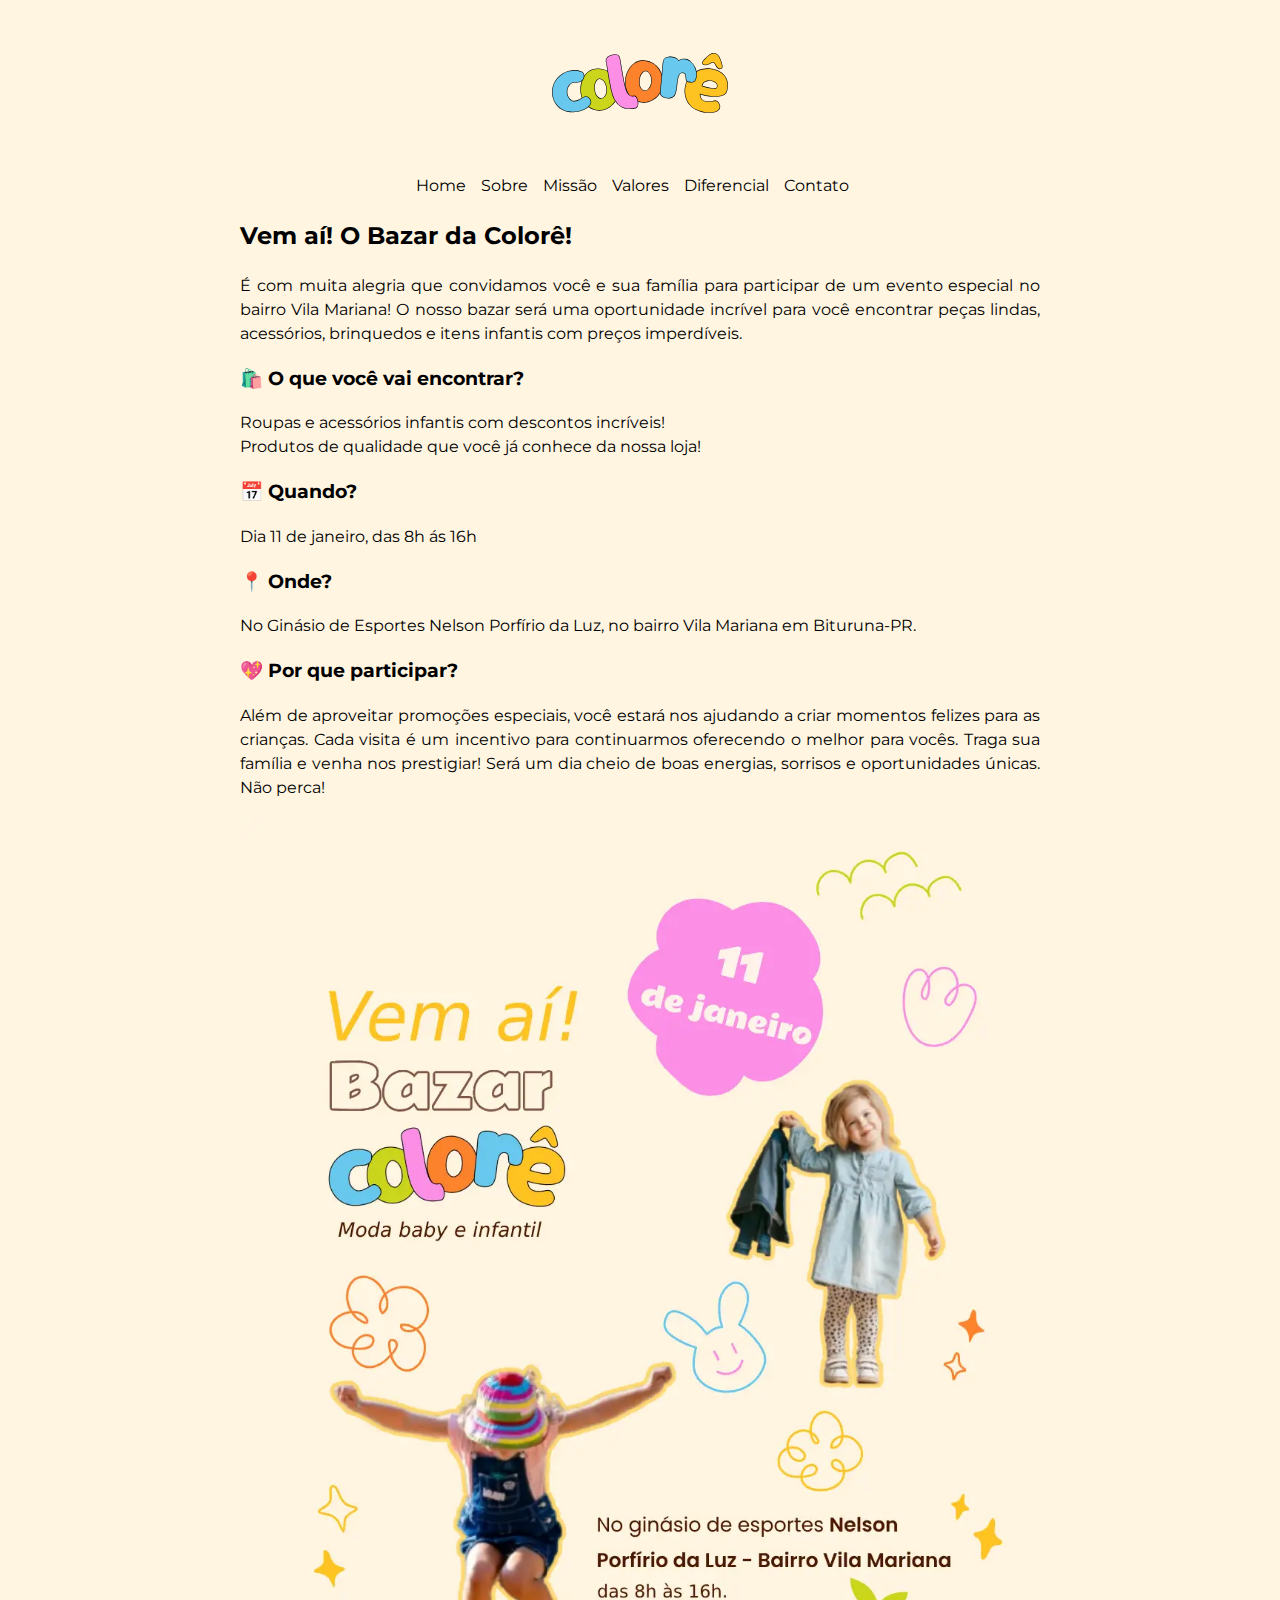
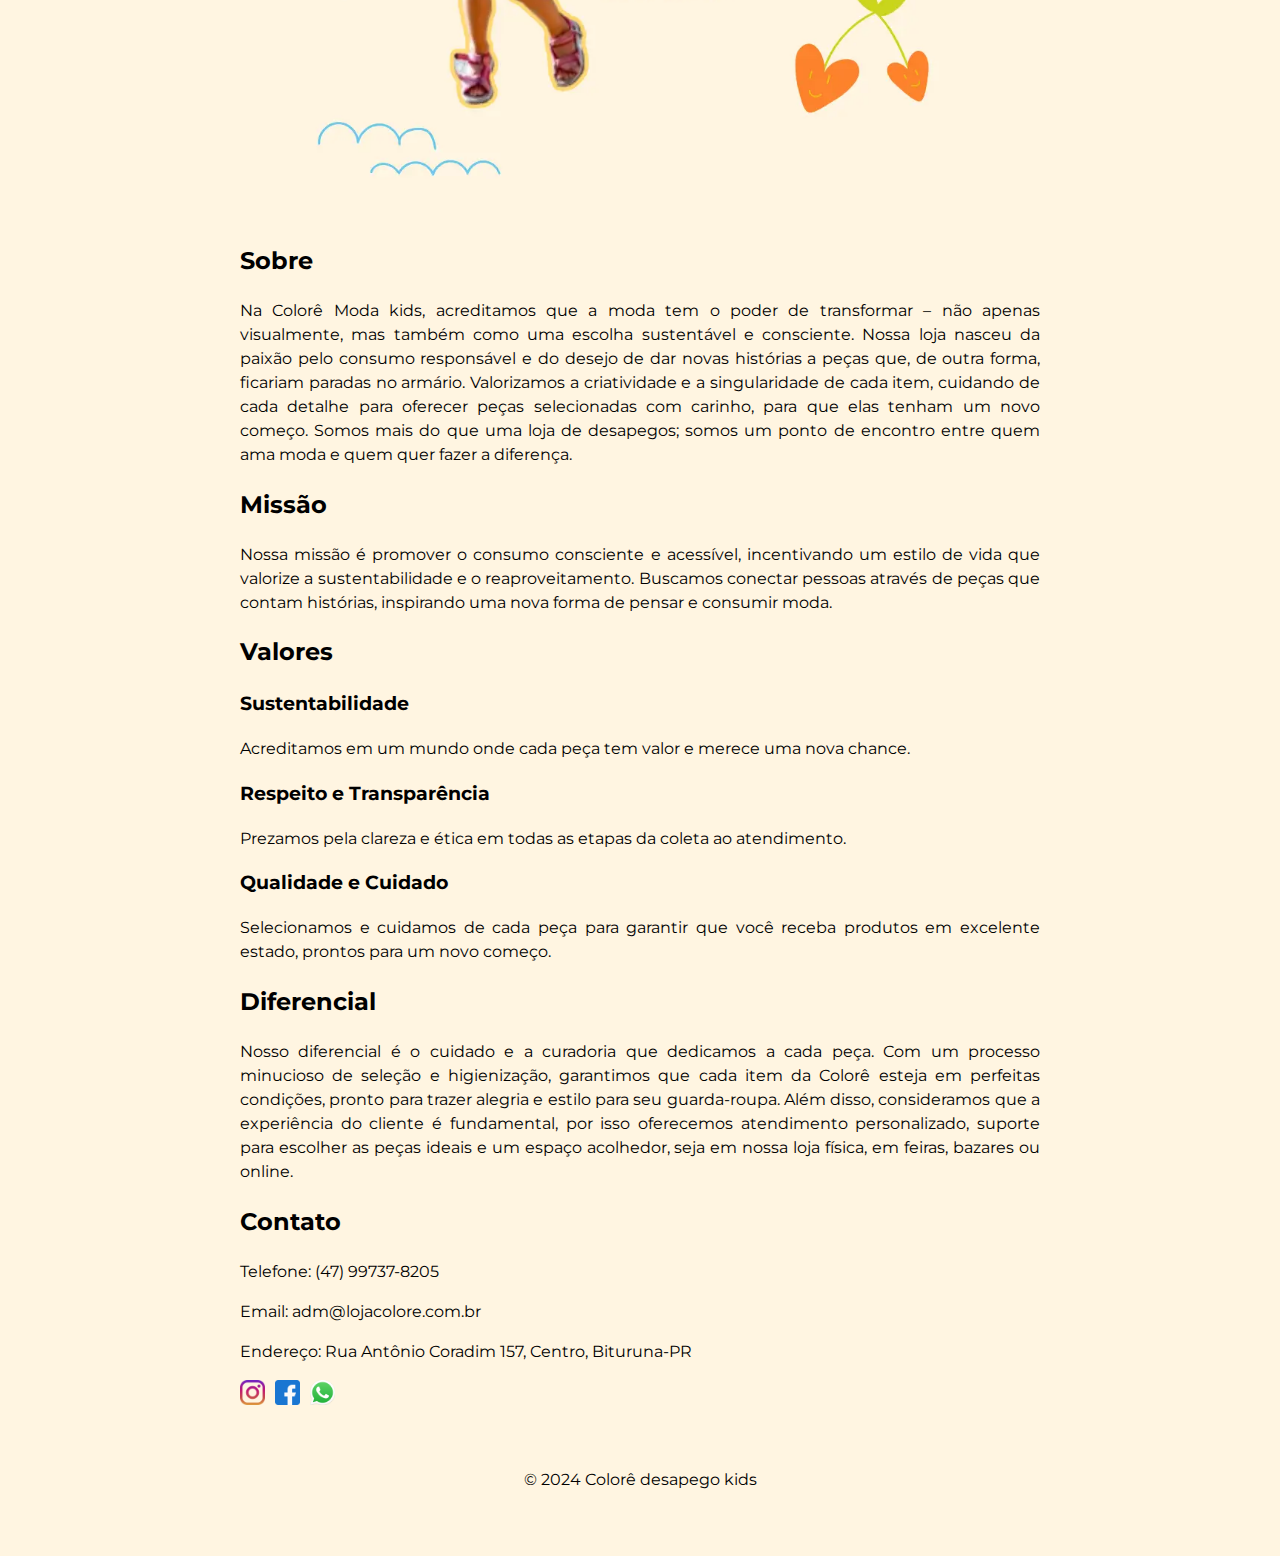
<file: index.html>
<!DOCTYPE html>
<html lang="pt-br">

<!DOCTYPE html>
<html lang="pt-BR">
<head>
    
   
<meta charset="UTF-8"><meta name="viewport" content="width=device-width, initial-scale=1.0">
    <link href="styles.css" rel="stylesheet"> <!-- Vinculando o CSS externo -->
    <title>Colorê Desapego</title>
    <link rel="preconnect" href="https://fonts.googleapis.com">
    <link rel="preconnect" href="https://fonts.gstatic.com" crossorigin>
    <link href="https://fonts.googleapis.com/css2?family=Montserrat:ital,wght@0,100..900;1,100..900&family=Tinos:ital,wght@0,400;0,700;1,400;1,700&display=swap" rel="stylesheet">    
</head>

<body>
    <header>
        <img src="logo.svg" alt="Logo do meu site" class="logo">
    </header> <!-- cabeçalho -->

    <main>
        <section>
            <nav>
                <ul>
                    <a href="#home"><li>Home</li></a>
                    <a href="#about"><li>Sobre</li></a>
                    <a href="#mission"><li>Missão</li></a>
                    <a href="#values"><li>Valores</li></a>
                    <a href="#differential"><li>Diferencial</li></a>
                    <a href="#contact"><li>Contato</li></a>                     
                </ul>     
            </nav>           

            <article id="home">
                <h2>Vem aí! O Bazar da Colorê!</h2>            
                <p>É com muita alegria que convidamos você e sua família para participar de um evento especial no bairro Vila Mariana! O nosso bazar será uma oportunidade incrível para você encontrar peças lindas, acessórios, brinquedos e itens infantis com preços imperdíveis.</p>
                <h3>🛍️ O que você vai encontrar?</h3>            
                <p>Roupas e acessórios infantis com descontos incríveis!<br>Produtos de qualidade que você já conhece da nossa loja!</p>
                <h3>📅 Quando?</h3>
                <p>Dia 11 de  janeiro, das 8h ás 16h</p>
                <h3>📍 Onde?</h3>
                <p>No Ginásio de Esportes Nelson Porfírio da Luz, no bairro Vila Mariana em Bituruna-PR.</p>
                <h3>💖 Por que participar?</h3>
                <p>Além de aproveitar promoções especiais, você estará nos ajudando a criar momentos felizes para as crianças. Cada visita é um incentivo para continuarmos oferecendo o melhor para vocês. Traga sua família e venha nos prestigiar! Será um dia cheio de boas energias, sorrisos e oportunidades únicas. Não perca!</p>
                <img src="bazar colorê.webp" alt="Flyer do Bazar Colorê Moda Kids" style="max-width: 100%; height: auto;">
                
            
            </article>

            <article id="about">
                <h2>Sobre</h2>
                <p>Na Colorê Moda kids, acreditamos que a moda tem o poder de transformar – não apenas visualmente, mas também como uma escolha sustentável e consciente. Nossa loja nasceu da paixão pelo consumo responsável e do desejo de dar novas histórias a peças que, de outra forma, ficariam paradas no armário. Valorizamos a criatividade e a singularidade de cada item, cuidando de cada detalhe para oferecer peças selecionadas com carinho, para que elas tenham um novo começo. Somos mais do que uma loja de desapegos; somos um ponto de encontro entre quem ama moda e quem quer fazer a diferença.</p>
            </article>

            <article id="mission"> <h2>Missão</h2>
                <p>Nossa missão é promover o consumo consciente e acessível, incentivando um estilo de vida que valorize a sustentabilidade e o reaproveitamento. Buscamos conectar pessoas através de peças que contam histórias, inspirando uma nova forma de pensar e consumir moda.</p>
            </article>

            <article id="values">
                <h2>Valores</h2>            
                <h3>Sustentabilidade</h3>            
                <p>Acreditamos em um mundo onde cada peça tem valor e merece uma nova chance.</p>            
                <h3>Respeito e Transparência</h3>            
                <p>Prezamos pela clareza e ética em todas as etapas da coleta ao atendimento.</p>            
                <h3>Qualidade e Cuidado</h3>            
                <p>Selecionamos e cuidamos de cada peça para garantir que você receba produtos em excelente estado, prontos para um novo começo.</p>
            </article>

            <article id="differential">
                <h2>Diferencial</h2>
                <p>Nosso diferencial é o cuidado e a curadoria que dedicamos a cada peça. Com um processo minucioso de seleção e higienização, garantimos que cada item da Colorê esteja em perfeitas condições, pronto para trazer alegria e estilo para seu guarda-roupa. Além disso, consideramos que a experiência do cliente é fundamental, por isso oferecemos atendimento personalizado, suporte para escolher as peças ideais e um espaço acolhedor, seja em nossa loja física, em feiras, bazares ou online.</p>
            </article>

            <article id="contact">
                <h2>Contato</h2>
                <p>Telefone: (47) 99737-8205</p>
            
                <p>Email: adm@lojacolore.com.br</p>
            
                <p>Endereço: Rua Antônio Coradim 157, Centro, Bituruna-PR</p>
                
                <nav class="social">
                <a href="https://www.instagram.com/loja_colore1" target="_blank">
                    <img src="instagram.svg" alt=Instagram/>                                                                      
                </a>
        
                <a href="https://www.facebook.com/profile.php?id=61567248481163&mibextid=LQQJ4d" target="_blank">
                    <img src="facebook.svg" alt="facebook"/>        
                </a>
    
                <a href="https://wa.me/5547997378205" target="_blank">
                    <img src="whatsapp.svg" alt="whatsapp"/>        
                </a></nav>
                
            </article>                      
            
        </section>       

    <footer>
        <p>&copy; 2024 Colorê desapego kids</p>
    </footer>
</body>
</html>
</file>
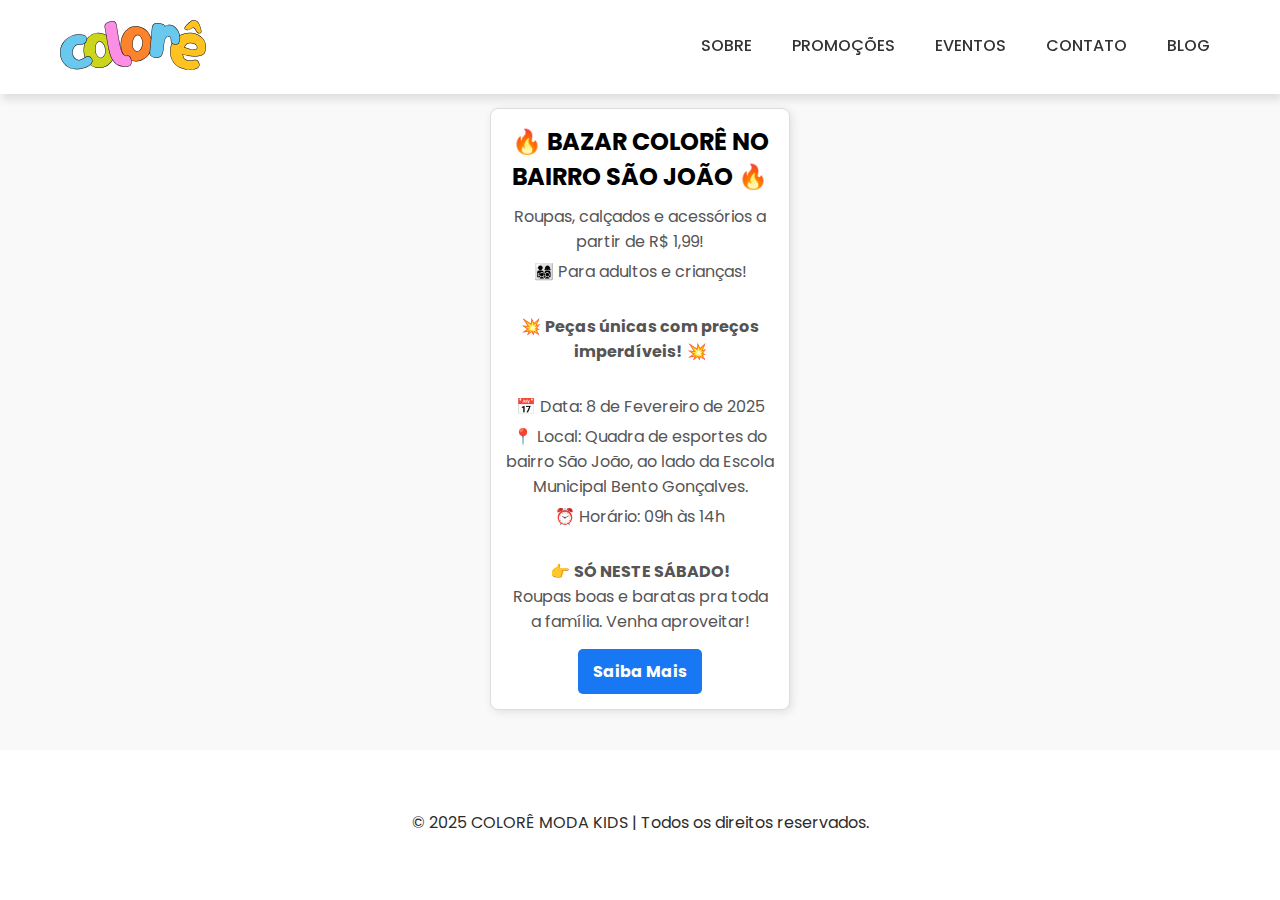
<file: eventos.html>
<!DOCTYPE html>
<html lang="pt-br">
<head>
    <meta charset="UTF-8">
    <meta name="viewport" content="width=device-width, initial-scale=1.0">
    <title>Eventos da Colorê</title>
    <link rel="stylesheet" href="style.css">
    <!-- Favicon -->    
    <link rel="icon" href="logotipo.svg" type="image/svg+xml">
</head>
<body>
    <header>
        <div class="container">
            <img src="logotipo.svg" alt="Logo Colorê Moda Kids" class="logo">
            <nav>
                <ul><li><a href="index.html">SOBRE</a></li>                    
                    <li><a href="promocoes.html">PROMOÇÕES</a></li>                    
                    <li><a href="eventos.html">EVENTOS</a></li>                    
                    <li><a href="contato.html">CONTATO</a></li>
                    <li><a href="https://coloremodakids.blogspot.com">BLOG</a></li>            
                </ul>
            </nav>
        </div>        
    </header>

    <div class="event-section">
        <h2>Próximos Eventos</h2>
    
        <div class="event-cards">
            <!-- Evento 1 -->
            <div class="event-card">                
                <div class="event-info">
                    <h3>🔥 BAZAR COLORÊ NO BAIRRO SÃO JOÃO 🔥</h3>
                    <p>Roupas, calçados e acessórios a partir de R$ 1,99!</p>    
                    
                    <p>👨‍👩‍👧‍👦 Para adultos e crianças!</p><br>
                    <p>💥 <strong>Peças únicas com preços imperdíveis!</strong> 💥 </p><br>
                    
                    <p>📅 Data: 8 de Fevereiro de 2025</p>
                    <p>📍 Local: Quadra de esportes do bairro São João, ao lado da Escola Municipal Bento Gonçalves.</p>
                    <p>⏰ Horário: 09h às 14h</p><br>
                    <p>👉 <strong>SÓ NESTE SÁBADO!</strong><br>Roupas boas e baratas pra toda a família. Venha aproveitar!</p>
                    <a href="https://www.instagram.com/loja_colore1" class="event-button">Saiba Mais</a>
                </div>
            </div>      
            
        
    
            <!-- Adicione mais eventos conforme necessário -->
        </div>
    </div>   



    <footer>
        <p>&copy; 2025 COLORÊ MODA KIDS | Todos os direitos reservados.</p>
    </footer>
</body>
</html>
</file>
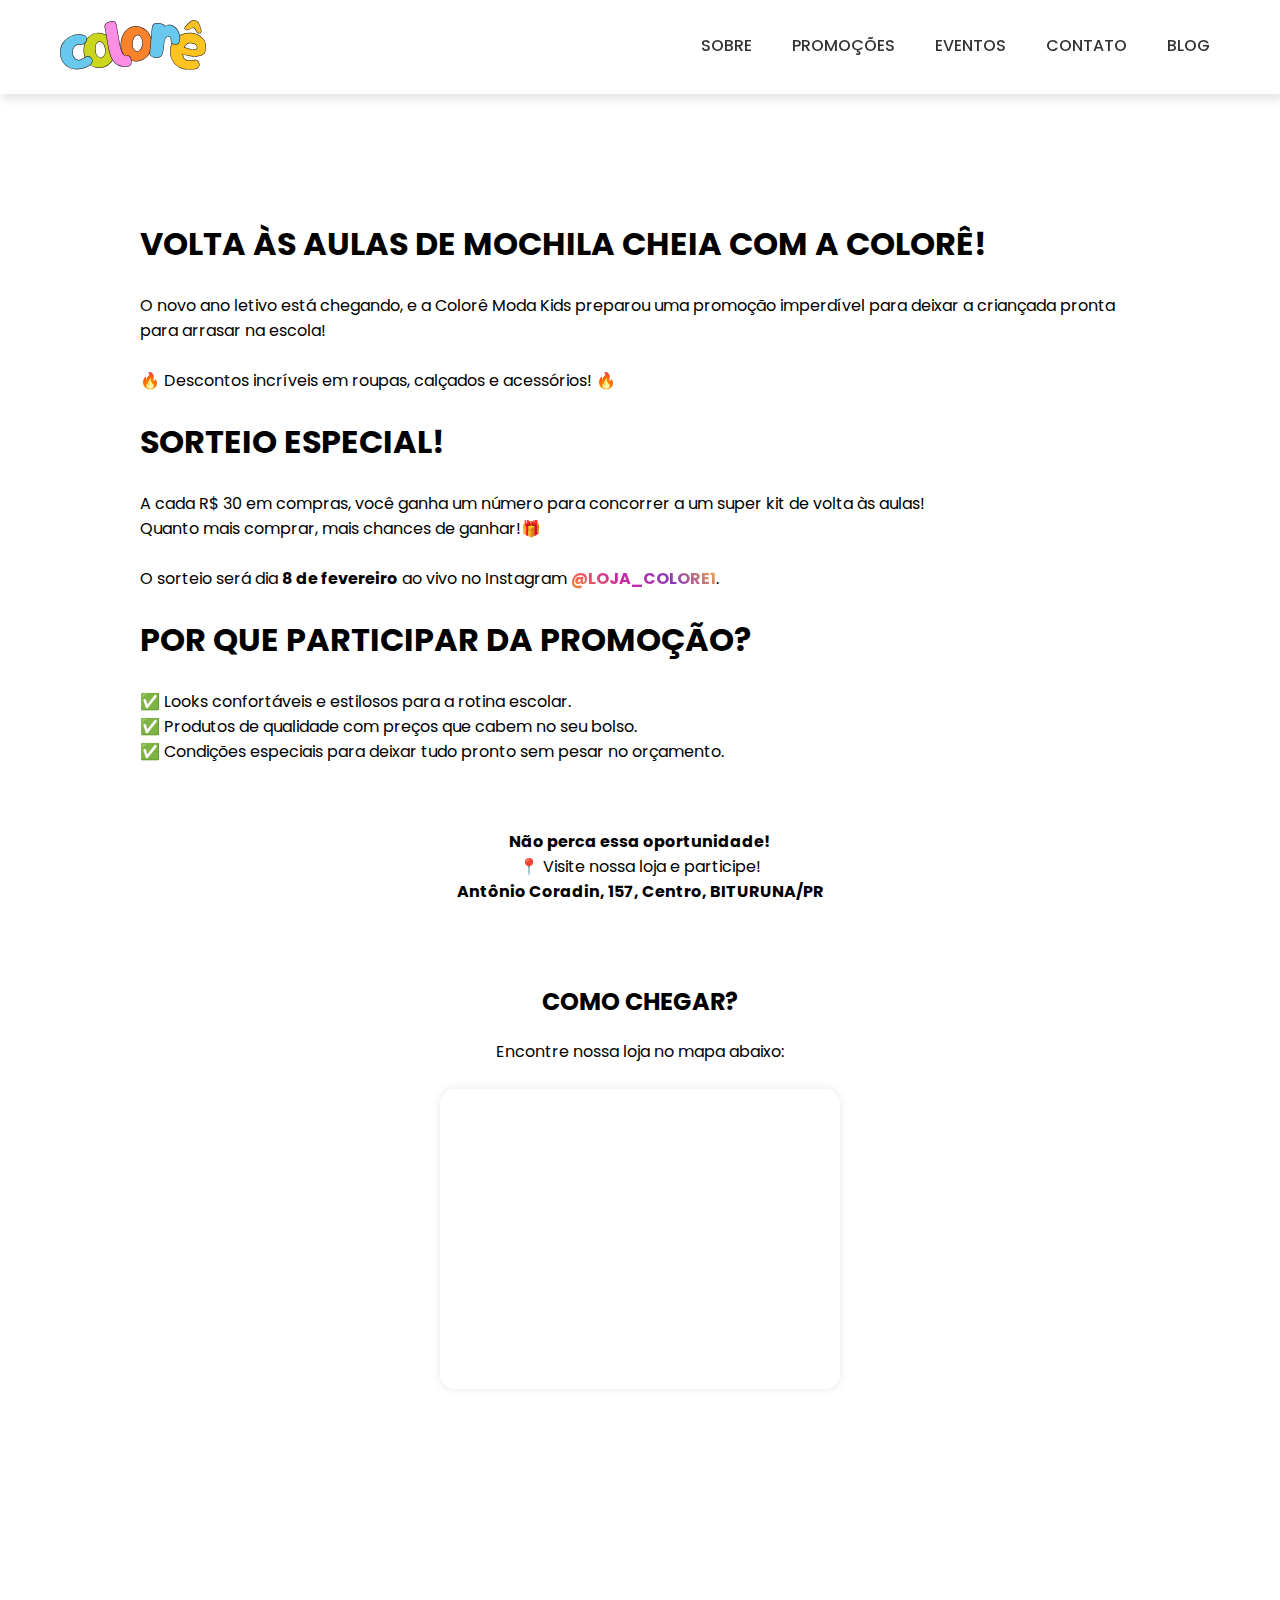
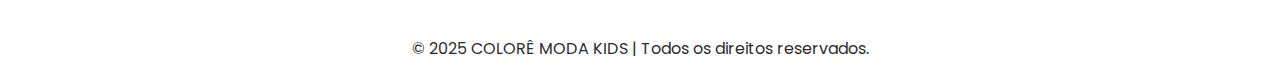
<file: promocoes.html>
<!DOCTYPE html>
<html lang="pt-br">
<head>
    <meta charset="UTF-8">
    <meta name="viewport" content="width=device-width, initial-scale=1.0">
    <title>Promoções Imperdíveis</title>
    <link rel="stylesheet" href="style.css">
    <!-- Favicon -->    
    <link rel="icon" href="logotipo.svg" type="image/svg+xml">
</head>
<body>
    <header>
        <div class="container">
            <img src="logotipo.svg" alt="Logo Colorê Moda Kids" class="logo">
            <nav>
                <ul><li><a href="index.html">SOBRE</a></li>                    
                    <li><a href="promocoes.html">PROMOÇÕES</a></li>                    
                    <li><a href="eventos.html">EVENTOS</a></li>                    
                    <li><a href="contato.html">CONTATO</a></li>
                    <li><a href="https://coloremodakids.blogspot.com">BLOG</a></li>            
                </ul>
            </nav>
        </div>        
    </header>

    <main>
        <section id="hero">        
        <ul>
            <h1>VOLTA ÀS AULAS DE MOCHILA CHEIA COM A COLORÊ!</h1><br>
            <p>O novo ano letivo está chegando, e a Colorê Moda Kids preparou uma promoção imperdível para deixar a criançada pronta para arrasar na escola!</p><br>
            <p>🔥 Descontos incríveis em roupas, calçados e acessórios! 🔥</p><br>
            <h1>SORTEIO ESPECIAL!</h1><br>
            <p>A cada R$ 30 em compras, você ganha um número para concorrer a um super kit de volta às aulas! <br>Quanto mais comprar, mais chances de ganhar!🎁</p><br>
            <p>O sorteio será dia <strong>8 de fevereiro</strong> ao vivo no Instagram <a href="https://www.instagram.com/loja_colore1" target="_blank" class="instagram-link">@LOJA_COLORE1</a>.</p><br>
            <h1> POR QUE PARTICIPAR DA PROMOÇÃO?</h1><br>
            <p>✅ Looks confortáveis e estilosos para a rotina escolar.</p>
            <p>✅ Produtos de qualidade com preços que cabem no seu bolso.</p>
            <p>✅ Condições especiais para deixar tudo pronto sem pesar no orçamento.</p><br>            
        </ul>    
        </section>

        <section id="cta">
            <p><strong>Não perca essa oportunidade!</strong>
            <p>📍 Visite nossa loja e participe!<br><strong>Antônio Coradin, 157, Centro, BITURUNA/PR</strong></p>
        </section>

        <section id="localizacao">
        <h2>COMO CHEGAR?</h2>
        <p>Encontre nossa loja no mapa abaixo:</p><br>
        <!-- Incorpore o Google Maps aqui -->
        <div class="mapa-container">
            <iframe src="https://www.google.com/maps/embed?pb=!1m18!1m12!1m3!1d3581.1347359554966!2d-51.555291799999985!3d-26.159741099999994!2m3!1f0!2f0!3f0!3m2!1i1024!2i768!4f13.1!3m3!1m2!1s0x94e5c5c0e57326bd%3A0x2e71a63c15835003!2sColor%C3%AA%20Moda%20kids%20-%20Bituruna!5e0!3m2!1spt-BR!2sbr!4v1738268420337!5m2!1spt-BR!2sbr" width="600" height="450" style="border:0;" allowfullscreen="" loading="lazy" referrerpolicy="no-referrer-when-downgrade"></iframe>
        </div>
        </section>
</main>

    

    <footer>
        <p>&copy; 2025 COLORÊ MODA KIDS | Todos os direitos reservados.</p>
    </footer>

</body>
</html>
</file>
<file: styles.css>
@import url('https://fonts.googleapis.com/css2?family=Montserrat:ital,wght@0,100..900;1,100..900&family=Tinos:ital,wght@0,400;0,700;1,400;1,700&display=swap');

body{
    padding: 20px;
    background-color: #FFF5E1;
    font-family: 'Montserrat';
}

header{       
    display: flex;
    justify-content:space-evenly;
    align-items:center;    
    padding: 25px;    
    background-color: #FFF5E1;
    padding-top: 25px;                        
}



nav ul {
    display: flex; /* Deixa os itens em linha */
    list-style-type: none; /* Remove o ponto dos itens */
    padding: 0; /* Remove o padding padrão */
    justify-content: center;
    padding-top: 20px;
}

nav ul li {
    margin-right: 15px; /* Espaçamento entre os itens */
}

nav ul a {
    text-decoration: none !important;/* Remove o sublinhado */
    color: #000; /* Altere para a cor desejada */
}

nav ul a:hover {
    color: rgb(255, 0, 170); /* Altere a cor para o efeito hover desejado */
    transform: scale(1.1);
}

header img{
    height: 60px;       
}

.social{    
    display: flex;
    flex-direction: row;    
    gap: 10px;        
}

.social img{
    height: 25px;      
}

.social img:hover{
    transform: scale(1.1);
}

main{  
    display: flex;
    flex-direction: column;
    align-items:center;    
    text-align: justify;
    line-height: 1.5;
    width: 80%; /* ou outra largura fixa */
    max-width: 800px; /* ou o valor que você preferir */
    margin: 0 auto; /* centraliza horizontalmente */
}

main h2{
    text-align:start;
}

footer{
    padding: 20px;
    text-align: center;    
    margin-top: 20px;   
}

*{
    box-sizing: border-box;
}

@media (max-width: 768px) {
    nav ul {
        flex-direction: column; /* Empilha os itens verticalmente */
        text-align: center;
    }

    /* Ajuste de tamanhos e margens para tablets */
    nav ul li {
        margin: 10px 0;
    }

    /* Ajusta o tamanho do texto, imagens e contêineres */
    body {
        font-size: 0.9em;
    }
}

/* Layout responsivo para smartphones (largura máxima de 480px) */
@media (max-width: 480px) {
    nav ul {
        flex-direction: column;
    }

    /* Reduz o tamanho do texto e melhora o espaçamento em telas menores */
    body {
        font-size: 0.8em;
    }

    /* Ajuste de imagens e elementos */
    img {
        max-width: 100%;
        height: auto;
    }
}
</file>
<file: style.css>
/* Importando a fonte Poppins do Google Fonts */
@import url('https://fonts.googleapis.com/css2?family=Poppins:wght@300;400;500;600;700&display=swap');

* {
    margin: 0;
    padding: 0;
    box-sizing: border-box;
}

/* Aplicando a fonte em todo o site */
body {
    font-family: 'Poppins', sans-serif;
    height: 100%;
}

/* HEADER COM EFEITOS INTERATIVOS */
header {
    background-color: #ffffff;
    padding: 20px 0;
    position: fixed;
    width: 100%;
    top: 0;
    left: 0;    
    z-index: 1000;
    box-shadow: 2px 6px 8px rgba(0, 0, 0, 0.1);
    transition: all 0.3s ease-in-out;
    border-bottom: 4px solid transparent;
}

main {
    margin-top: 80px; 
    padding: 120px;
    text-justify: auto;
}

/* Centralizando o Header */
.container {
    display: flex;
    align-items: center;
    justify-content: space-between;
    max-width: 1200px;
    margin: 0 auto;
    padding: 0 20px;
}

/* Estilizando a Logo */
.logo {
    height: 50px;
    transition: transform 0.3s ease-in-out;
}

.logo:hover {
    transform: scale(1.1);
}

/* Estilizando a Navegação */
nav ul {
    list-style: none;
    padding: 0;
    margin: 0;
    display: flex;
    gap: 20px;
}

nav ul li {
    display: inline-block;
}

nav ul li a {
    text-decoration: none;
    color: #333;
    font-weight: 500;
    transition: all 0.3s ease;
    padding: 5px 10px;
    position: relative;
}

nav ul li a:hover {
    color: #fd8ee6;
    font-weight: 700;
}

nav ul li a::after {
    content: '';
    position: absolute;
    left: 0;
    bottom: -4px;
    width: 100%;
    height: 3px;
    background-color: #fd8ee6;
    transform: scaleX(0);
    transition: transform 0.3s ease-in-out;
}

nav ul li a:hover::after {
    transform: scaleX(1);
}

/* Seção hero */
.hero {
    padding: 80px 20px;
    text-align: center;
    background-color: #fff;
    box-shadow: 0px 4px 10px rgba(0, 0, 0, 0.1);
    border-radius: 10px;
    max-width: 800px;
    margin: 80px auto;
}

section {
    padding: 20px;
}

#localizacao {
    text-align: center;
    margin: 40px 0;
}

#cta {
    text-align: center;
}

/* Estilo do link com gradiente */
.instagram-link {
    background: linear-gradient(45deg, #F58529, #D6249F, #8a3ab9, #FCAF45);
    background-clip: text;
    -webkit-background-clip: text;
    color: transparent;
    text-decoration: none;
    font-weight: bold;
    transition: all 0.3s ease;
}

.instagram-link:hover {
    color: #301ce0;
    text-decoration: dashed;
}

.mapa-container iframe {
    width: 100%;
    max-width: 400px;
    height: 300px;
    border: 0;
    border-radius: 15px;
    box-shadow: 0 0 10px rgba(0, 0, 0, 0.1);
}

button {
    background-color: #25D366; /* Cor do WhatsApp */
    color: white;
    border: none;
    padding: 10px 15px;
    font-size: 16px;
    font-weight: bold;
    border-radius: 5px;
    cursor: pointer;
    transition: background 0.3s;
}

button:hover {
    background-color: #1ebe57; /* Efeito hover */
}

#contato {
    display: flex;
    justify-content: center;
    padding: 40px 20px;
}

/* Quando o campo de entrada for focado, mudar a cor do container */
input:focus, textarea:focus {
    outline: none; /* Remove o contorno padrão */
    border-color: #25D366; /* Cor do contorno quando o campo é focado */
}

.form-container input:focus,
.form-container textarea:focus {
    background-color: #f1fdf2; /* Cor do fundo do campo ao ser preenchido */
}

/* Opcional: se quiser que o container todo mude de cor */
.form-container.focused {
    background-color: #ffaefb; /* Cor do container quando qualquer campo for focado */
}

.form-container {
    background-color: #fff;
    box-shadow: 0px 4px 10px rgba(0, 0, 0, 0.1); /* Sombra */
    border: 1px solid #ccc; /* Borda fina */
    border-radius: 10px;
    padding: 30px;
    max-width: 600px; /* Tamanho máximo para o formulário */
    width: 100%;
    margin: 20px auto; /* Centraliza o conteúdo */
}

h2 {
    text-align: center;
    font-size: 24px;
    margin-bottom: 20px;
}

label {
    display: block;
    margin-bottom: 8px;
    font-size: 16px;
}

input, textarea {
    width: 100%;
    padding: 10px;
    margin-bottom: 20px;
    border: 1px solid #ccc;
    border-radius: 5px;
    font-size: 16px;
}

textarea {
    height: 150px; /* Altura maior para a área de texto */
}

.follow-section {
    display: flex;
    justify-content: center;
    gap: 20px;
    flex-wrap: wrap;
    margin-top: 20px;
}

.follow-content {
    background: #fff;
    border: 1px solid #ddd;
    box-shadow: 2px 2px 10px rgba(0, 0, 0, 0.1);
    padding: 15px;
    border-radius: 8px;
    text-align: center;
    width: 300px;
    transition: transform 0.2s ease-in-out;
}

.follow-content:hover {
    transform: scale(1.05);
}

/* Logo dos aplicativos */
.follow-logo {
    width: 50px;
    height: 50px;
    margin-bottom: 10px;
}

/* Botões de ação */
.follow-button {
    display: inline-block;
    text-decoration: none;
    font-weight: bold;
    padding: 10px 15px;
    border-radius: 5px;
    transition: background 0.3s;
}

/* WhatsApp - Verde */
.whatsapp .follow-button {
    background: #25D366;
    color: white;
}

.whatsapp .follow-button:hover {
    background: #1EBE57;
}

/* Instagram - Roxo degrade */
.instagram .follow-button {
    background: linear-gradient(45deg, #f09433, #e6683c, #dc2743, #cc2366, #bc1888);
    color: white;
}

.instagram .follow-button:hover {
    background: linear-gradient(45deg, #e6683c, #dc2743, #cc2366, #bc1888, #8a1b6b);
}

/* Facebook - Azul */
.facebook .follow-button {
    background: #1877F2;
    color: white;
}

.facebook .follow-button:hover {
    background: #0d65d9;
}

.event-section {
    text-align: center;
    padding: 40px 20px;
    background: #f9f9f9;
}

.event-section h2 {
    font-size: 2rem;
    margin-bottom: 20px;
}

.event-cards {
    display: flex;
    flex-wrap: wrap;
    justify-content: center;
    gap: 20px;
}

.event-card {
    background: #fff;
    border: 1px solid #ddd;
    box-shadow: 2px 2px 10px rgba(0, 0, 0, 0.1);
    border-radius: 8px;
    overflow: hidden;
    width: 300px;
    transition: transform 0.3s ease-in-out;
}

.event-card:hover {
    transform: scale(1.05);
}

.event-card img {
    width: 100%;
    height: 200px;
    object-fit: cover;
}

.event-info {
    padding: 15px;
}

.event-info h3 {
    font-size: 1.5rem;
    margin-bottom: 10px;
}

.event-info p {
    font-size: 1rem;
    color: #555;
    margin-bottom: 5px;
}

.event-button {
    display: inline-block;
    text-decoration: none;
    background: #1877F2;
    color: white;
    padding: 10px 15px;
    border-radius: 5px;
    margin-top: 10px;
    font-weight: bold;
    transition: background 0.3s ease-in-out;
}

.event-button:hover {
    background: #0d65d9;
}


footer {
    text-align: center;
    padding: 20px;
    background-color: #ffffff;
    color: rgb(44, 44, 44);
    margin-top: 40px;
}

/* Responsividade para dispositivos móveis */
@media screen and (max-width: 768px) {
    /* Ajustando o espaçamento do conteúdo principal */
    main {
        margin: 30px auto; /* Menos espaço no topo para não esconder conteúdo */
        padding: 10px; /* Reduzindo o padding lateral */
        max-width: 100%; /* Ocupa toda a largura disponível */
        text-align: left; /* Melhor alinhamento */
        line-height: 1.6; /* Melhorando a legibilidade */
    }

    .container {
        flex-direction: column; /* Empilha os itens em coluna */
        align-items: center; /* Centraliza os itens */
        gap: 15px; /* Espaço entre a logo e a navegação */
        padding: 20px;
    }

    /* Ajustando a seção hero */
    .hero {
        padding:10px;
        margin: 60px 15px;
        max-width: 100%;
    }

    header {
        position: relative;        
    }

    /* Deixando o menu mais acessível em telas menores */
    nav ul {
        flex-direction: column;
        align-items: center;
        gap: 10px;
        padding-top: 15px;
    }

    /* Reduzindo o tamanho da logo */
    .logo {
        height: 40px;
    }

    /* Ajustando o tamanho do mapa */
    .mapa-container iframe {
        width: 100%;
        height: 250px;
    }
}
</file>
